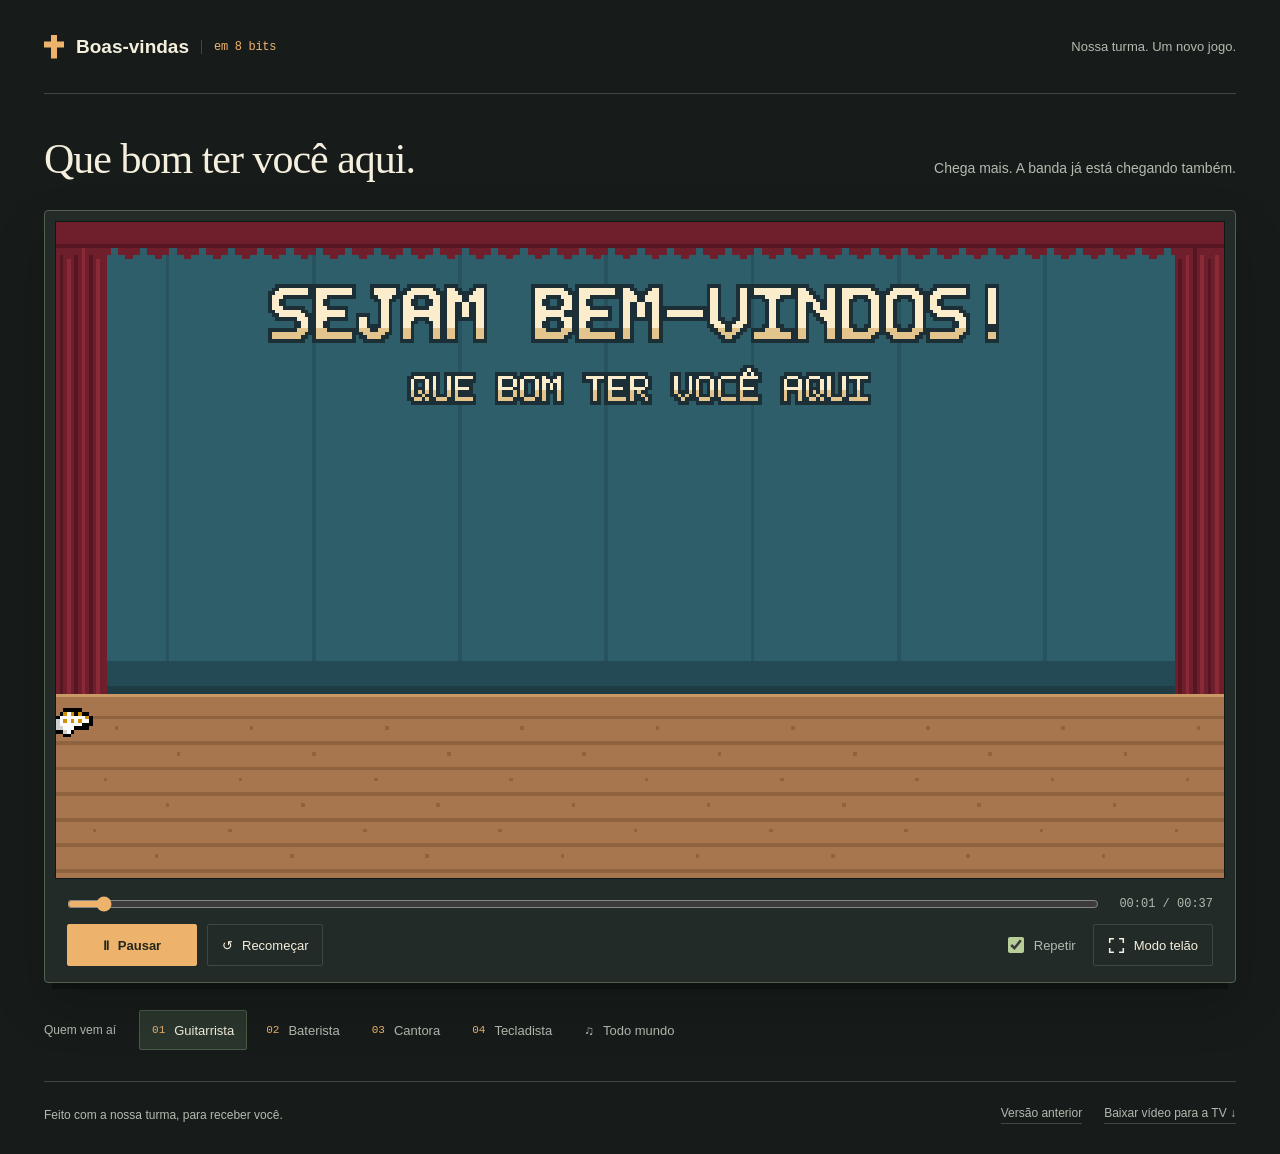
<file: index.html>
<!doctype html>
<html lang="pt-BR">
<head>
  <meta charset="utf-8">
  <meta name="viewport" content="width=device-width, initial-scale=1">
  <meta name="theme-color" content="#171c1b">
  <meta name="description" content="Uma recepção em 8 bits, feita com pessoas de verdade. Assista à chegada da nossa banda.">
  <title>Boas-vindas em 8 bits</title>
  <link rel="icon" href="favicon.svg" type="image/svg+xml">
  <link rel="stylesheet" href="styles.css">
  <script src="assets/cena/dados.js" defer></script>
  <script src="app.js" defer></script>
</head>
<body>
  <div class="page">
    <header class="masthead">
      <a class="brand" href="./" aria-label="Boas-vindas em 8 bits, início"><span class="pixel-cross" aria-hidden="true"></span> Boas-vindas <span class="brand-detail">em 8 bits</span></a>
      <span class="header-note">Nossa turma. Um novo jogo.</span>
    </header>

    <main>
      <div class="intro"><h1>Que bom ter você aqui.</h1><p>Chega mais. A banda já está chegando também.</p></div>

      <section class="player" id="player" aria-label="Animação de boas-vindas">
        <div class="screen">
          <canvas id="scene" width="320" height="180" role="img" aria-label="Guitarrista, baterista, cantora e tecladista chegam em sequência e tocam juntos" tabindex="0"></canvas>
          <noscript><p class="video-error">A animação precisa de JavaScript. <a href="assets/boas-vindas-8bits-1080p.mp4">Abrir o vídeo</a></p></noscript>
          <button class="start-overlay" id="start-overlay" aria-label="Reproduzir animação"><span class="big-play" aria-hidden="true">▶</span><span>Começar</span></button>
          <p class="video-error" id="scene-error" hidden>Não foi possível carregar a animação. <a href="assets/boas-vindas-8bits-1080p.mp4">Abrir o vídeo</a></p>
          <span class="screen-status" id="screen-status" aria-live="polite"></span>
        </div>

        <div class="controls">
          <div class="seek-row"><label class="sr-only" for="seek">Posição da animação</label><input id="seek" type="range" min="0" max="38" value="0" step="0.05" aria-valuetext="0 de 38 segundos"><span class="time" id="time">00:00 / 00:37</span></div>
          <div class="control-row">
            <div class="transport">
              <button class="button primary" id="play" aria-label="Reproduzir animação"><span id="play-icon" aria-hidden="true">▶</span><span id="play-text">Reproduzir</span></button>
              <button class="button" id="restart" title="Recomeçar (R)"><span aria-hidden="true">↺</span> Recomeçar</button>
            </div>
            <div class="view-controls"><label class="repeat"><input type="checkbox" id="repeat" checked> Repetir</label><button class="button" id="fullscreen" title="Modo telão (F)"><svg aria-hidden="true" viewBox="0 0 20 20"><path d="M2 7V2h5M13 2h5v5M18 13v5h-5M7 18H2v-5"/></svg><span id="fullscreen-text">Modo telão</span></button></div>
          </div>
        </div>
      </section>

      <nav class="chapters" aria-label="Ir para a chegada de um músico">
        <span class="chapter-heading">Quem vem aí</span>
        <button data-chapter="guitarrista"><span class="chapter-number">01</span> Guitarrista</button>
        <button data-chapter="baterista"><span class="chapter-number">02</span> Baterista</button>
        <button data-chapter="cantora"><span class="chapter-number">03</span> Cantora</button>
        <button data-chapter="tecladista"><span class="chapter-number">04</span> Tecladista</button>
        <button data-chapter="todos"><span aria-hidden="true">♫</span> Todo mundo</button>
      </nav>
    </main>

    <footer><p>Feito com a nossa turma, para receber você.</p><div class="footer-links"><a href="anterior/">Versão anterior</a><a href="assets/boas-vindas-8bits-1080p.mp4" download>Baixar vídeo para a TV <span aria-hidden="true">↓</span></a></div></footer>
  </div>
</body>
</html>
</file>
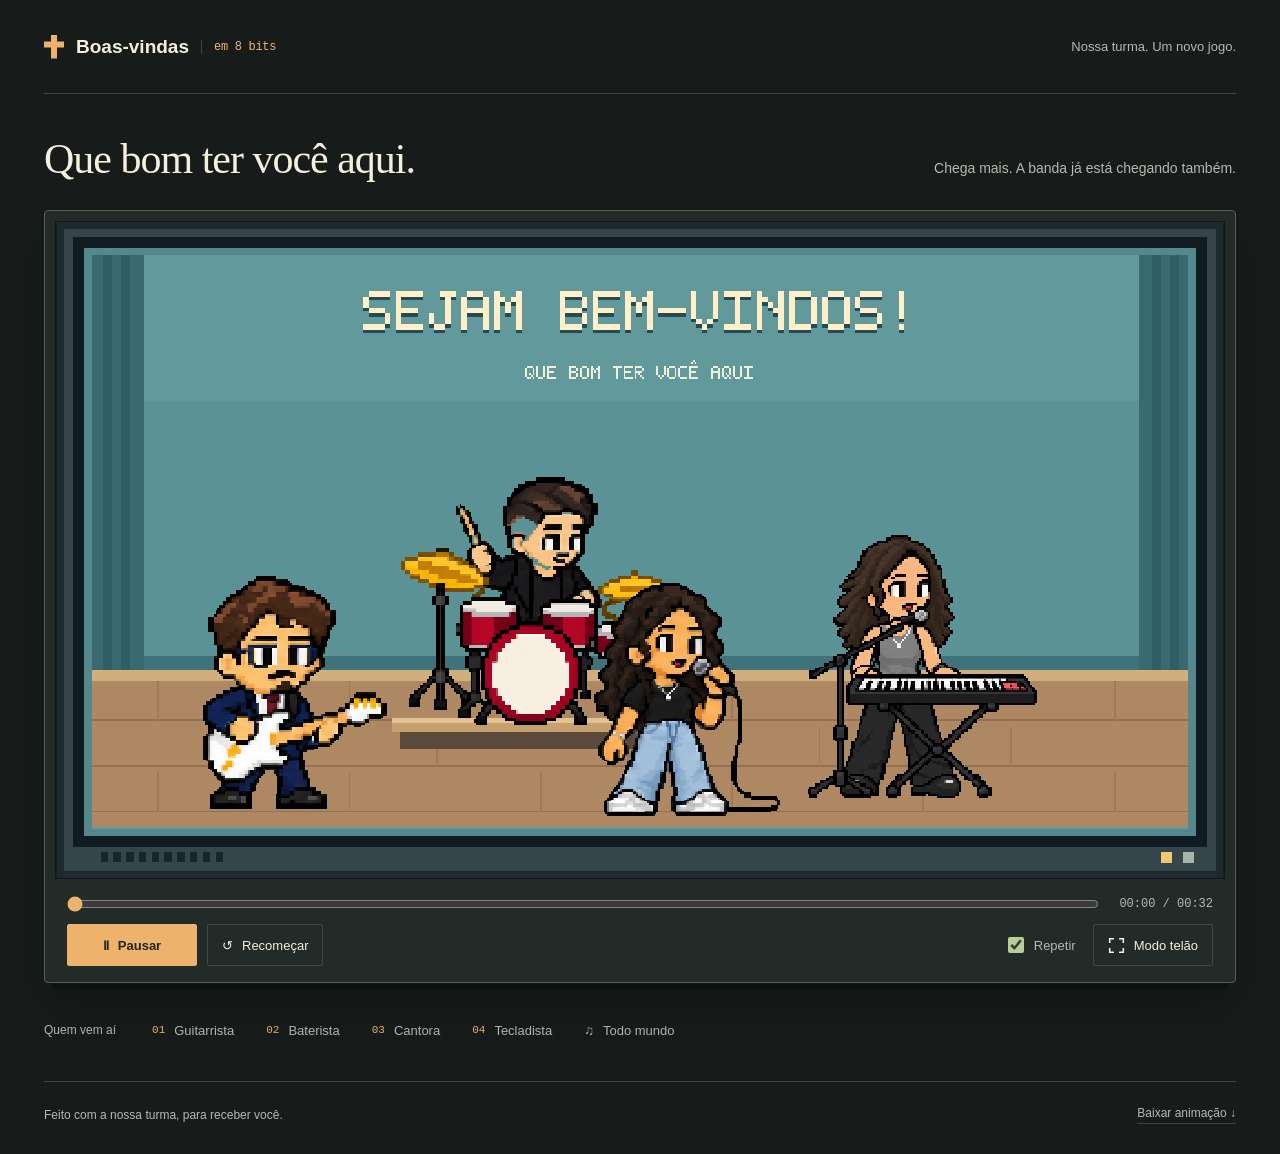
<file: anterior/index.html>
<!doctype html>
<html lang="pt-BR">
<head>
  <meta charset="utf-8">
  <meta name="viewport" content="width=device-width, initial-scale=1">
  <meta name="theme-color" content="#171c1b">
  <meta name="description" content="Uma recepção em 8 bits, feita com pessoas de verdade. Assista à chegada da nossa banda.">
  <title>Boas-vindas em 8 bits (versão anterior)</title>
  <link rel="icon" href="../favicon.svg" type="image/svg+xml">
  <link rel="stylesheet" href="styles.css">
  <script src="app.js" defer></script>
</head>
<body>
  <div class="page">
    <header class="masthead">
      <a class="brand" href="../" aria-label="Boas-vindas em 8 bits, início"><span class="pixel-cross" aria-hidden="true"></span> Boas-vindas <span class="brand-detail">em 8 bits</span></a>
      <span class="header-note">Nossa turma. Um novo jogo.</span>
    </header>

    <main>
      <div class="intro"><h1>Que bom ter você aqui.</h1><p>Chega mais. A banda já está chegando também.</p></div>

      <section class="player" id="player" aria-label="Animação de boas-vindas">
        <div class="screen">
          <video id="video" preload="auto" muted playsinline loop poster="../assets/cena.png" aria-label="Guitarrista, baterista, cantora e tecladista chegam em sequência e tocam juntos" tabindex="0">
            <source src="../assets/boas-vindas.mp4" type="video/mp4">
            Seu navegador não reproduz este vídeo. <a href="../assets/boas-vindas.mp4">Baixe a animação.</a>
          </video>
          <button class="start-overlay" id="start-overlay" aria-label="Reproduzir animação"><span class="big-play" aria-hidden="true">▶</span><span>Começar</span></button>
          <p class="video-error" id="video-error" hidden>Não foi possível carregar a animação. <a href="../assets/boas-vindas.mp4">Abrir o vídeo</a></p>
          <span class="screen-status" id="screen-status" aria-live="polite"></span>
        </div>

        <div class="controls">
          <div class="seek-row"><label class="sr-only" for="seek">Posição do vídeo</label><input id="seek" type="range" min="0" max="32" value="0" step="0.05" aria-valuetext="0 de 32 segundos"><span class="time" id="time">00:00 / 00:32</span></div>
          <div class="control-row">
            <div class="transport">
              <button class="button primary" id="play" aria-label="Reproduzir animação"><span id="play-icon" aria-hidden="true">▶</span><span id="play-text">Reproduzir</span></button>
              <button class="button" id="restart" title="Recomeçar (R)"><span aria-hidden="true">↺</span> Recomeçar</button>
            </div>
            <div class="view-controls"><label class="repeat"><input type="checkbox" id="repeat" checked> Repetir</label><button class="button" id="fullscreen" title="Modo telão (F)"><svg aria-hidden="true" viewBox="0 0 20 20"><path d="M2 7V2h5M13 2h5v5M18 13v5h-5M7 18H2v-5"/></svg><span id="fullscreen-text">Modo telão</span></button></div>
          </div>
        </div>
      </section>

      <nav class="chapters" aria-label="Ir para a chegada de um músico">
        <span class="chapter-heading">Quem vem aí</span>
        <button data-time="0.8"><span class="chapter-number">01</span> Guitarrista</button>
        <button data-time="5"><span class="chapter-number">02</span> Baterista</button>
        <button data-time="12.2"><span class="chapter-number">03</span> Cantora</button>
        <button data-time="16.2"><span class="chapter-number">04</span> Tecladista</button>
        <button data-time="23.2"><span aria-hidden="true">♫</span> Todo mundo</button>
      </nav>
    </main>

    <footer><p>Feito com a nossa turma, para receber você.</p><a href="../assets/boas-vindas.mp4" download>Baixar animação <span aria-hidden="true">↓</span></a></footer>
  </div>
</body>
</html>
</file>
<file: styles.css>
@charset "UTF-8";
:root{color-scheme:dark;--bg:#171c1b;--panel:#222b28;--line:#3d4842;--ink:#f5efdd;--muted:#b2bbaf;--accent:#edb36c;--green:#b8ce98;font-family:"Trebuchet MS",Arial,sans-serif;font-size:16px}
*{box-sizing:border-box}body{margin:0;background:var(--bg);color:var(--ink)}button,input,a{-webkit-tap-highlight-color:transparent}button,a,input{touch-action:manipulation}button{font:inherit}button,a,input:focus-visible{outline-offset:5px}button:focus-visible,a:focus-visible,input:focus-visible{outline:2px solid var(--accent)}a{color:inherit}button{cursor:pointer}.page{max-width:1280px;margin:auto;padding:0 44px}.masthead{height:94px;border-bottom:1px solid var(--line);display:flex;align-items:center;justify-content:space-between;gap:20px}.brand{display:flex;align-items:center;gap:12px;font-size:19px;text-decoration:none;font-weight:700;white-space:nowrap}.brand-detail{font:12px "Courier New",monospace;letter-spacing:-.3px;color:var(--accent);border-left:1px solid var(--line);padding-left:12px}.pixel-cross{width:20px;height:24px;background:var(--accent);clip-path:polygon(35% 0,65% 0,65% 29%,100% 29%,100% 54%,65% 54%,65% 100%,35% 100%,35% 54%,0 54%,0 29%,35% 29%)}.header-note{font-size:13px;color:var(--muted)}.intro{padding:42px 0 27px;display:flex;align-items:baseline;justify-content:space-between;gap:24px}.intro h1{font:normal clamp(27px,3.4vw,42px)/1.12 Georgia,serif;letter-spacing:-1px;margin:0}.intro p{font-size:14px;line-height:1.5;color:var(--muted);margin:0}.player{background:var(--panel);padding:10px;border:1px solid #546152;border-radius:4px;box-shadow:0 14px 0 -8px #0d1210,0 23px 50px #0003;position:relative}.screen{position:relative;aspect-ratio:16/9;background:#102022;overflow:hidden;border:1px solid #101915;display:grid;place-items:center}.screen canvas{display:block;width:100%;height:100%;image-rendering:crisp-edges;image-rendering:pixelated;cursor:pointer}.start-overlay{position:absolute;inset:0;background:#111c1966;display:flex;align-items:center;justify-content:center;flex-direction:column;gap:15px;border:0;color:var(--ink);font:14px "Courier New",monospace}.start-overlay[hidden]{display:none}.big-play{display:grid;place-items:center;width:66px;height:66px;background:var(--accent);color:var(--bg);font-size:24px;box-shadow:5px 5px 0 #111a17}.screen-status{position:absolute;left:50%;top:50%;transform:translate(-50%,-50%);padding:12px 18px;background:#13211eeb;color:var(--ink);font:14px "Courier New",monospace;pointer-events:none}.screen-status:empty{display:none}.video-error{position:absolute;inset:0;padding:24px;background:#17221dec;align-content:center;text-align:center;line-height:1.7}.controls{padding:14px 12px 6px}.seek-row{display:flex;align-items:center;gap:20px}.seek-row input{width:100%;height:22px;margin:0;accent-color:var(--accent);cursor:pointer}.time{flex-shrink:0;color:var(--muted);font:12px "Courier New",monospace;font-variant-numeric:tabular-nums}.control-row{display:flex;justify-content:space-between;align-items:center;gap:12px;margin-top:9px}.transport,.view-controls{display:flex;align-items:center;gap:10px}.button{display:flex;align-items:center;justify-content:center;gap:9px;min-height:42px;padding:9px 14px;background:transparent;color:var(--ink);border:1px solid var(--line);font-size:13px;border-radius:2px;white-space:nowrap}.button:hover{background:#354238;border-color:#788672}.button.primary{background:var(--accent);color:#21261c;border-color:var(--accent);font-weight:bold;min-width:130px}.button.primary:hover{background:#f3c48b}.button svg{width:17px;height:17px;fill:none;stroke:currentColor;stroke-width:1.8}.repeat{display:flex;align-items:center;gap:7px;font-size:13px;color:var(--muted);margin-right:7px;cursor:pointer}.repeat input{accent-color:var(--green);width:16px;height:16px}.chapters{display:flex;align-items:center;gap:6px;flex-wrap:wrap;padding:27px 0 31px;border-bottom:1px solid var(--line)}.chapter-heading{font-size:12px;color:var(--muted);margin-right:17px}.chapters button{padding:10px 12px;background:transparent;color:var(--muted);border:1px solid transparent;border-radius:2px;font-size:13px;display:flex;gap:9px;align-items:center;min-height:40px}.chapter-number{font:11px "Courier New",monospace;color:var(--accent)}.chapters button:hover{color:var(--ink);border-color:var(--line)}.chapters button[aria-current="true"]{color:var(--ink);background:#2a362d;border-color:#4a5b47}footer{display:flex;justify-content:space-between;align-items:center;gap:20px;padding:24px 0 30px;font-size:12px;color:var(--muted)}footer p{margin:0}.footer-links{display:flex;gap:22px;flex-wrap:wrap}footer a{text-decoration:none;border-bottom:1px solid var(--line);padding-bottom:3px}footer a:hover{color:var(--accent)}.sr-only{position:absolute;width:1px;height:1px;padding:0;margin:-1px;overflow:hidden;clip:rect(0,0,0,0);white-space:nowrap;border:0}
.player.telao{position:fixed;inset:0;z-index:10;width:100%;height:100%;padding:0;border:0;border-radius:0;background:#000;display:flex;align-items:center;justify-content:center;box-shadow:none}html:has(.telao){overflow:hidden}.player.telao .screen{width:100%;height:100%;aspect-ratio:auto;border:0;background:#000}.player.telao .controls{position:absolute;bottom:0;left:0;right:0;padding:18px 30px 23px;background:#17221af2;transition:opacity .15s}.player.telao.idle .controls{opacity:0;pointer-events:none}.player.telao.idle,.player.telao.idle canvas{cursor:none}.player.telao:focus-within .controls{opacity:1;pointer-events:auto}
@media(min-width:1500px){.page{padding-top:18px}.intro{padding-top:48px}}@media(max-width:820px){.page{padding:0 22px}.masthead{height:76px}.header-note{display:none}.intro{padding:30px 0 23px;display:block}.intro p{margin-top:10px;font-size:13px}.chapters{gap:3px}.chapter-heading{width:100%;margin-bottom:7px}.chapters button{padding:9px 10px}.controls{padding:10px 5px 4px}}@media(max-width:540px){.page{padding:0 12px}.brand{font-size:17px;gap:9px}.brand-detail{font-size:11px;padding-left:9px}.masthead{height:67px}.intro{padding:27px 2px 21px}.intro h1{font-size:30px}.player{padding:4px}.controls{padding:9px 7px 6px}.seek-row{gap:10px}.time{font-size:10px}.control-row{gap:9px;flex-wrap:wrap}.transport{flex:1;gap:7px}.transport .button{flex:1}.button{min-height:41px;padding:9px 10px;font-size:12px}.button.primary{min-width:0}.view-controls{width:100%;justify-content:space-between;margin-top:2px}.repeat{padding:8px 0}.chapters{padding:21px 0;gap:3px}.chapters button{padding:8px;font-size:12px;gap:7px}footer{padding:22px 2px;align-items:flex-start;flex-direction:column;gap:12px}.player.telao .controls{padding:10px 14px 15px}.player.telao .control-row{flex-wrap:nowrap}.player.telao .view-controls{width:auto;margin:0}.player.telao .repeat{display:none}.player.telao #fullscreen-text{display:none}}@media(prefers-reduced-motion:reduce){*{transition:none!important}}
</file>
<file: anterior/styles.css>
@charset "UTF-8";
:root{color-scheme:dark;--bg:#171c1b;--panel:#222b28;--line:#3d4842;--ink:#f5efdd;--muted:#b2bbaf;--accent:#edb36c;--green:#b8ce98;font-family:"Trebuchet MS",Arial,sans-serif;font-size:16px}
*{box-sizing:border-box}body{margin:0;background:var(--bg);color:var(--ink)}button,input,a{-webkit-tap-highlight-color:transparent}button,a,input{touch-action:manipulation}button{font:inherit}button,a,input:focus-visible{outline-offset:5px}button:focus-visible,a:focus-visible,input:focus-visible{outline:2px solid var(--accent)}a{color:inherit}button{cursor:pointer}.page{max-width:1280px;margin:auto;padding:0 44px}.masthead{height:94px;border-bottom:1px solid var(--line);display:flex;align-items:center;justify-content:space-between;gap:20px}.brand{display:flex;align-items:center;gap:12px;font-size:19px;text-decoration:none;font-weight:700;white-space:nowrap}.brand-detail{font:12px "Courier New",monospace;letter-spacing:-.3px;color:var(--accent);border-left:1px solid var(--line);padding-left:12px}.pixel-cross{width:20px;height:24px;background:var(--accent);clip-path:polygon(35% 0,65% 0,65% 29%,100% 29%,100% 54%,65% 54%,65% 100%,35% 100%,35% 54%,0 54%,0 29%,35% 29%)}.header-note{font-size:13px;color:var(--muted)}.intro{padding:42px 0 27px;display:flex;align-items:baseline;justify-content:space-between;gap:24px}.intro h1{font:normal clamp(27px,3.4vw,42px)/1.12 Georgia,serif;letter-spacing:-1px;margin:0}.intro p{font-size:14px;line-height:1.5;color:var(--muted);margin:0}.player{background:var(--panel);padding:10px;border:1px solid #546152;border-radius:4px;box-shadow:0 14px 0 -8px #0d1210,0 23px 50px #0003;position:relative}.screen{position:relative;aspect-ratio:16/9;background:#102022;overflow:hidden;border:1px solid #101915}.screen video{width:100%;height:100%;display:block;object-fit:contain;image-rendering:pixelated}.start-overlay{position:absolute;inset:0;background:#111c1966;display:flex;align-items:center;justify-content:center;flex-direction:column;gap:15px;border:0;color:var(--ink);font:14px "Courier New",monospace}.start-overlay[hidden]{display:none}.big-play{display:grid;place-items:center;width:66px;height:66px;background:var(--accent);color:var(--bg);font-size:24px;box-shadow:5px 5px 0 #111a17}.screen-status{position:absolute;left:50%;top:50%;transform:translate(-50%,-50%);padding:12px 18px;background:#13211eeb;color:var(--ink);font:14px "Courier New",monospace;pointer-events:none}.screen-status:empty{display:none}.video-error{position:absolute;inset:0;padding:24px;background:#17221dec;align-content:center;text-align:center;line-height:1.7}.controls{padding:14px 12px 6px}.seek-row{display:flex;align-items:center;gap:20px}.seek-row input{width:100%;height:22px;margin:0;accent-color:var(--accent);cursor:pointer}.time{flex-shrink:0;color:var(--muted);font:12px "Courier New",monospace;font-variant-numeric:tabular-nums}.control-row{display:flex;justify-content:space-between;align-items:center;gap:12px;margin-top:9px}.transport,.view-controls{display:flex;align-items:center;gap:10px}.button{display:flex;align-items:center;justify-content:center;gap:9px;min-height:42px;padding:9px 14px;background:transparent;color:var(--ink);border:1px solid var(--line);font-size:13px;border-radius:2px;white-space:nowrap}.button:hover{background:#354238;border-color:#788672}.button.primary{background:var(--accent);color:#21261c;border-color:var(--accent);font-weight:bold;min-width:130px}.button.primary:hover{background:#f3c48b}.button svg{width:17px;height:17px;fill:none;stroke:currentColor;stroke-width:1.8}.repeat{display:flex;align-items:center;gap:7px;font-size:13px;color:var(--muted);margin-right:7px;cursor:pointer}.repeat input{accent-color:var(--green);width:16px;height:16px}.chapters{display:flex;align-items:center;gap:6px;flex-wrap:wrap;padding:27px 0 31px;border-bottom:1px solid var(--line)}.chapter-heading{font-size:12px;color:var(--muted);margin-right:17px}.chapters button{padding:10px 12px;background:transparent;color:var(--muted);border:1px solid transparent;border-radius:2px;font-size:13px;display:flex;gap:9px;align-items:center;min-height:40px}.chapter-number{font:11px "Courier New",monospace;color:var(--accent)}.chapters button:hover{color:var(--ink);border-color:var(--line)}.chapters button[aria-current="true"]{color:var(--ink);background:#2a362d;border-color:#4a5b47}footer{display:flex;justify-content:space-between;align-items:center;gap:20px;padding:24px 0 30px;font-size:12px;color:var(--muted)}footer p{margin:0}footer a{text-decoration:none;border-bottom:1px solid var(--line);padding-bottom:3px}footer a:hover{color:var(--accent)}.sr-only{position:absolute;width:1px;height:1px;padding:0;margin:-1px;overflow:hidden;clip:rect(0,0,0,0);white-space:nowrap;border:0}
.player:fullscreen{width:100%;height:100%;padding:0;border:0;border-radius:0;background:#000;display:flex;align-items:center;justify-content:center;box-shadow:none}.player:fullscreen .screen{width:100%;height:100%;aspect-ratio:auto;border:0}.player:fullscreen .controls{position:absolute;bottom:0;left:0;right:0;padding:18px 30px 23px;background:#17221af2;transition:opacity .15s}.player:fullscreen.idle .controls{opacity:0;pointer-events:none}.player:fullscreen.idle{cursor:none}.player:fullscreen:focus-within .controls{opacity:1;pointer-events:auto}
@media(min-width:1500px){.page{padding-top:18px}.intro{padding-top:48px}}@media(max-width:820px){.page{padding:0 22px}.masthead{height:76px}.header-note{display:none}.intro{padding:30px 0 23px;display:block}.intro p{margin-top:10px;font-size:13px}.chapters{gap:3px}.chapter-heading{width:100%;margin-bottom:7px}.chapters button{padding:9px 10px}.controls{padding:10px 5px 4px}}@media(max-width:540px){.page{padding:0 12px}.brand{font-size:17px;gap:9px}.brand-detail{font-size:11px;padding-left:9px}.masthead{height:67px}.intro{padding:27px 2px 21px}.intro h1{font-size:30px}.player{padding:4px}.controls{padding:9px 7px 6px}.seek-row{gap:10px}.time{font-size:10px}.control-row{gap:9px;flex-wrap:wrap}.transport{flex:1;gap:7px}.transport .button{flex:1}.button{min-height:41px;padding:9px 10px;font-size:12px}.button.primary{min-width:0}.view-controls{width:100%;justify-content:space-between;margin-top:2px}.repeat{padding:8px 0}.chapters{padding:21px 0;gap:3px}.chapters button{padding:8px;font-size:12px;gap:7px}footer{padding:22px 2px;align-items:flex-start;flex-direction:column;gap:12px}.player:fullscreen .controls{padding:10px 14px 15px}.player:fullscreen .control-row{flex-wrap:nowrap}.player:fullscreen .view-controls{width:auto;margin:0}.player:fullscreen .repeat{display:none}.player:fullscreen #fullscreen-text{display:none}}@media(prefers-reduced-motion:reduce){*{transition:none!important}}
</file>
